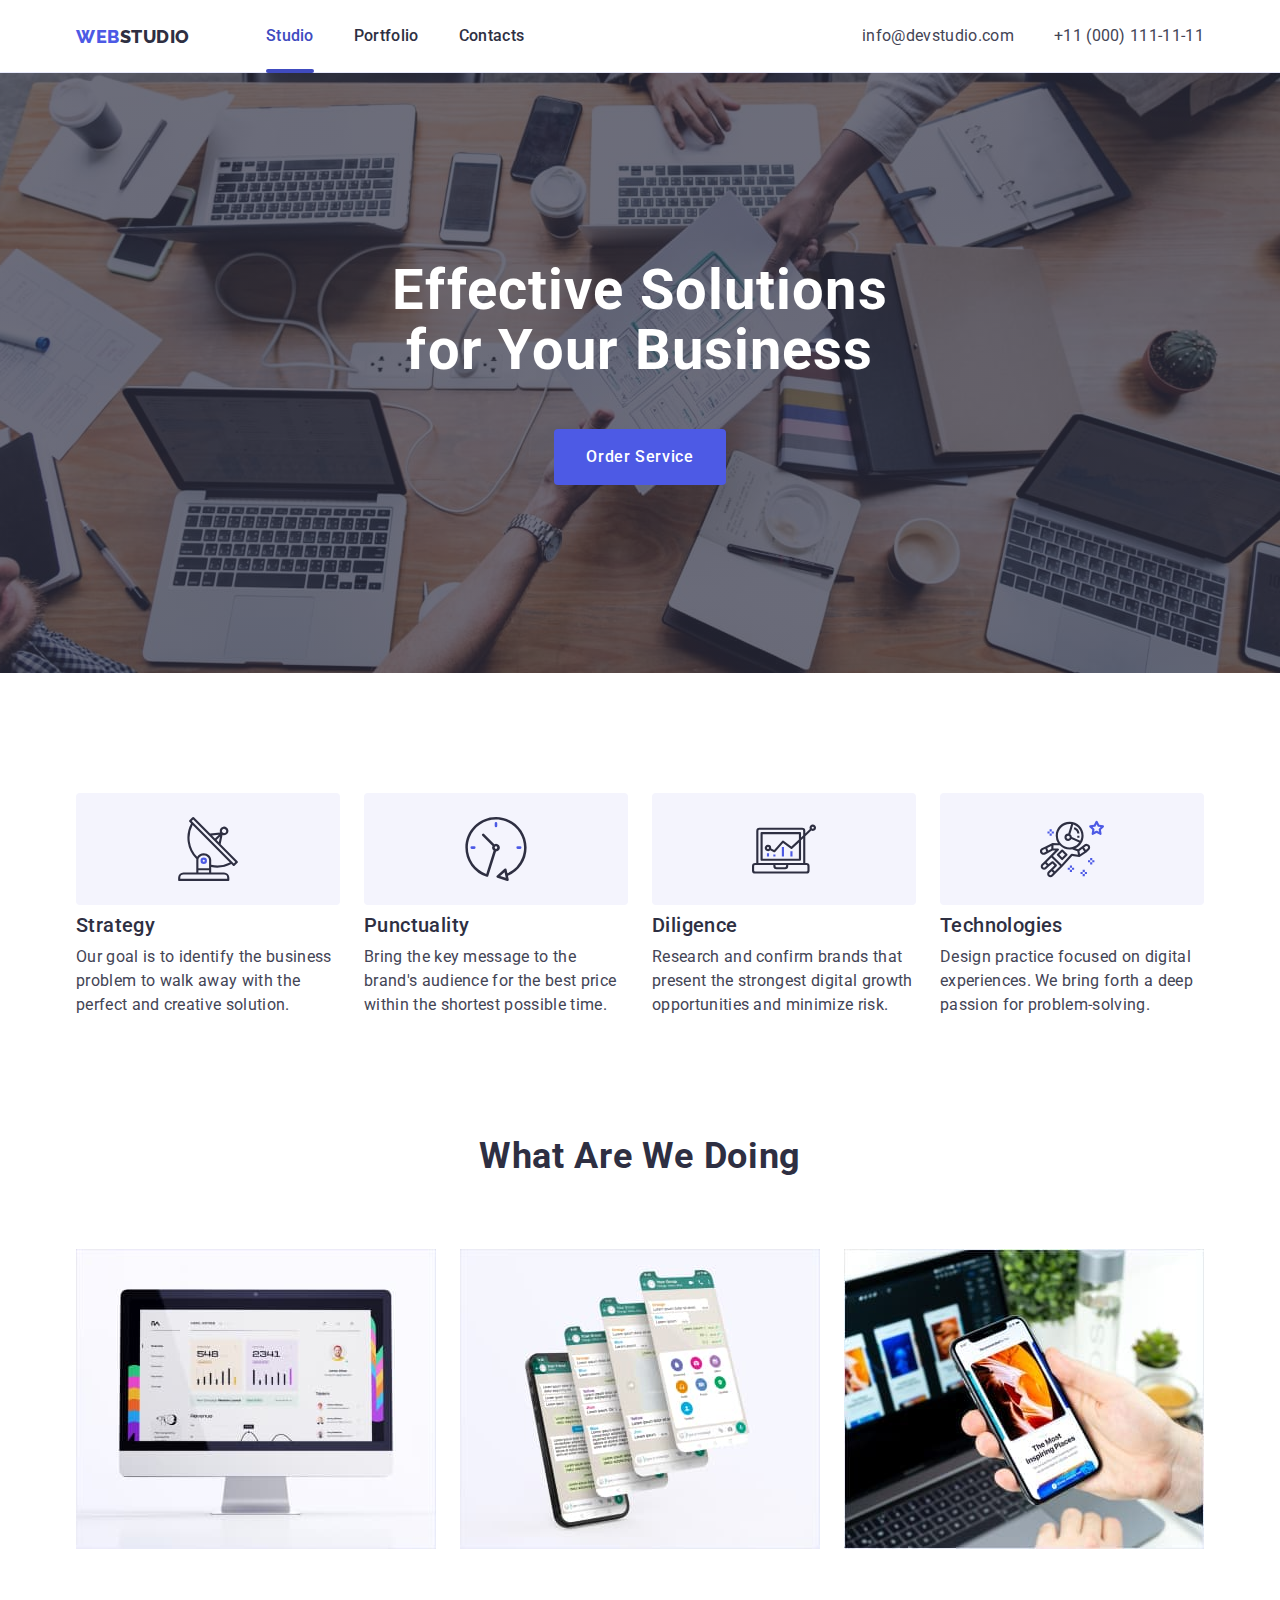
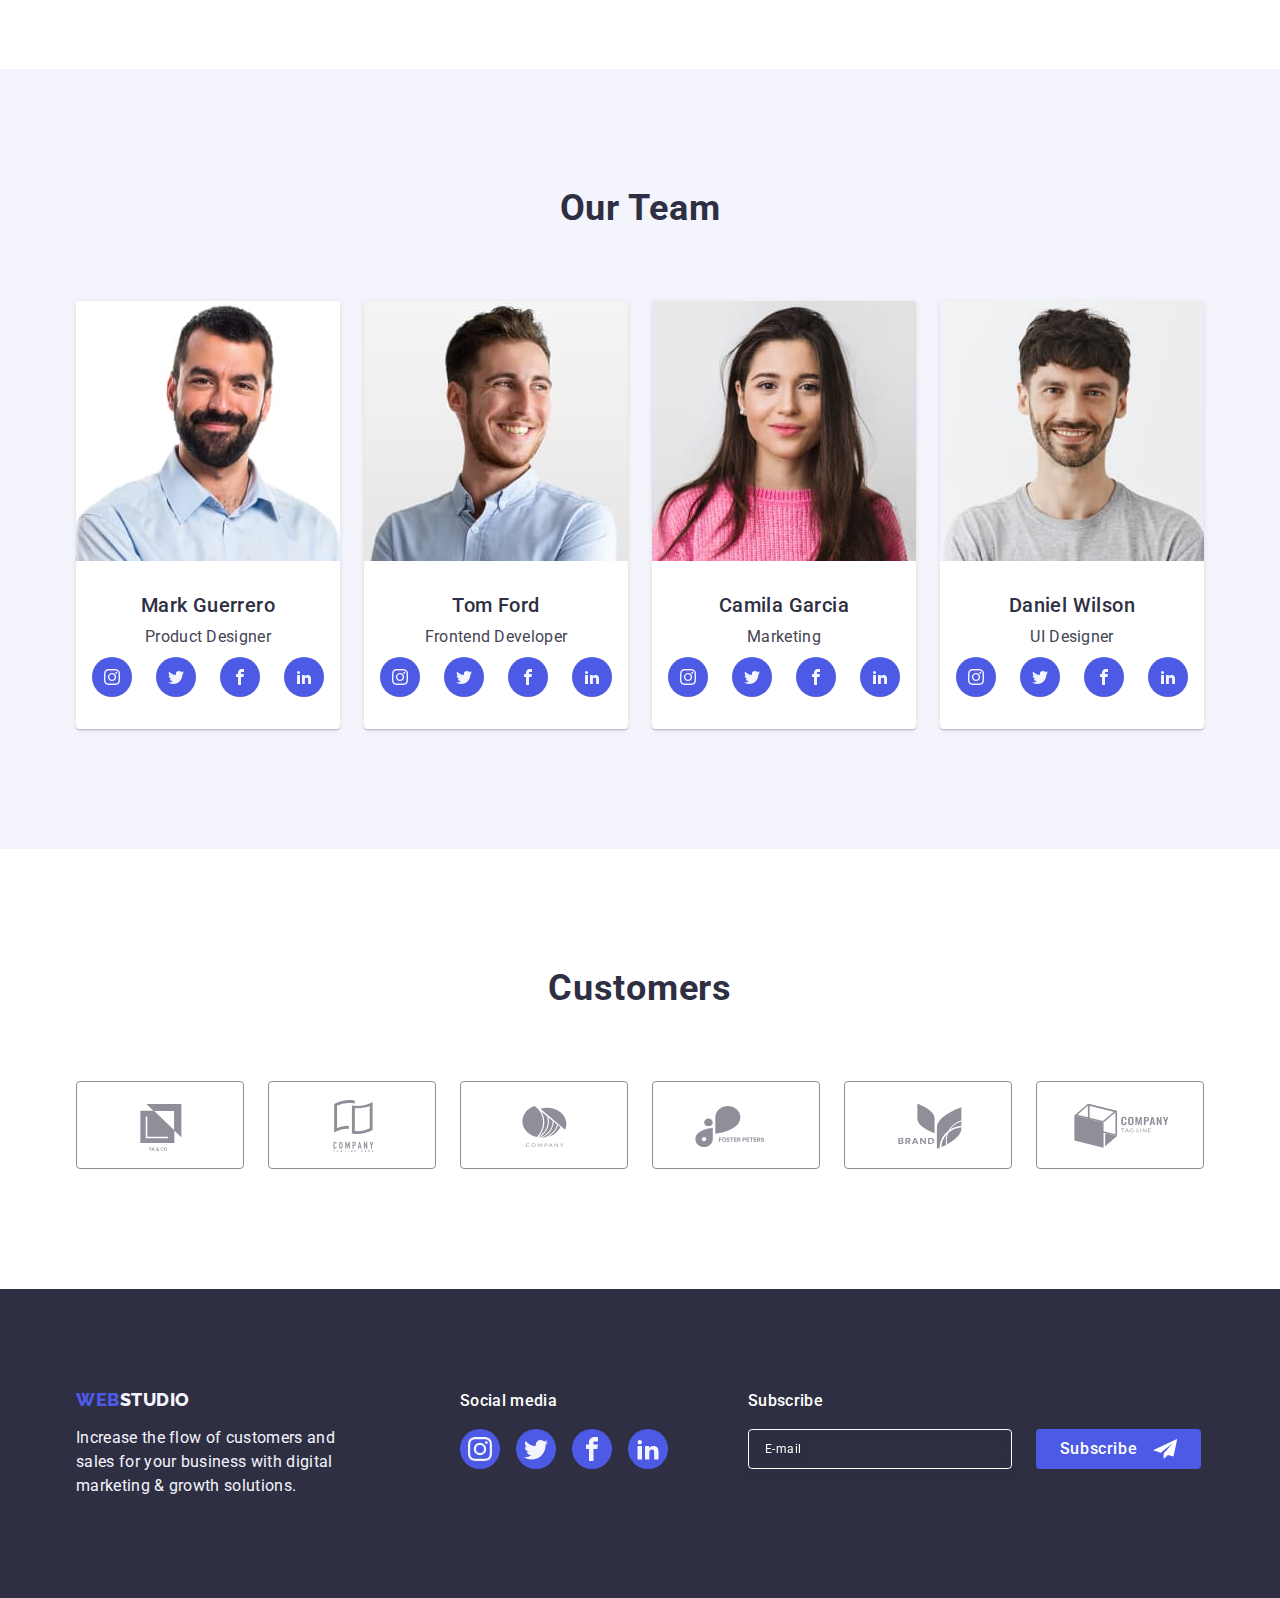
<file: index.html>
<!DOCTYPE html>
<html lang="en">
<head>
    <meta charset="UTF-8">
    <meta http-equiv="X-UA-Compatible" content="IE=edge">
    <meta name="viewport" content="width=device-width, initial-scale=1.0">
    <title>WebStudio</title>
    <link rel="preconnect" href="https://fonts.googleapis.com">
    <link rel="preconnect" href="https://fonts.gstatic.com" crossorigin>
    <link href="https://fonts.googleapis.com/css2?family=Raleway:wght@800&family=Roboto:wght@400;500;700;900&display=swap"
        rel="stylesheet">
    <link rel="stylesheet" href="https://cdnjs.cloudflare.com/ajax/libs/modern-normalize/1.1.0/modern-normalize.min.css">
    <link rel="stylesheet" href="./css/styles.css">
</head>
<body>
    <header class="page-header">
        <div class="container header-container">
        <nav class="page-navigation">
            <a href="./index.html" class="logo-header link">Web<span class="logo-part-dark">Studio</span></a>
        <ul class="menu list">
            <li class="menu-item"><a class="menu-link link current" href="./index.html">Studio</a></li>
            <li class="menu-item"><a class="menu-link link" href="./portfolio.html">Portfolio</a></li>
            <li class="menu-item"><a class="menu-link link" href="">Contacts</a></li>
        </ul>
        </nav>
        <address class="contact-info link">
            <ul class="contact-info list">
            <li class="contact-item"><a class="contact-info-item link" href="mailto:info@devstudio.com">info@devstudio.com</a></li>
            <li class="contact-item"><a class="contact-info-item link" href="tel:+110001111111">+11 (000) 111-11-11</a></li>
            </ul>
        </address>
        </div>
    </header>
    <main class="page-content">
        <section class="hero background">
            <div class="container">
            <h1 class="main-title">Effective Solutions for Your Business</h1>
            <button class="order-button button-hero button" data-modal-open type="button">Order Service</button>
            </div>
        </section> 
        <section class="work-principles-section section">
            <div class="container">
            <h2 class="hidden-title" hidden>Work principles</h2>
               <ul class="work-principles-list list">
               <li class="work-principles-item">
                <div class="icon-work-principles">
                <svg class="icon-item" width="64" height="64">
                    <use href="./images/icons.svg#icon-antenna-1"></use>
                </svg>    
                </div>
                    <h3 class="work-principles-description-title">Strategy</h3>
                    <p class="work-principles-description-text">Our goal is to identify the business problem to walk away with the perfect and creative solution.</p>
                </li>
                <li class="work-principles-item">
                    <div class="icon-work-principles">
                    <svg class="icon-item" width="64" height="64">
                        <use href="./images/icons.svg#icon-clock-1"></use>
                    </svg>    
                    </div>
                    <h3 class="work-principles-description-title">Punctuality</h3>
                    <p class="work-principles-description-text">Bring the key message to the brand's audience for the best price within the shortest possible time.</p>
                </li>
                <li class="work-principles-item">
                    <div class="icon-work-principles">
                    <svg class="icon-item" width="64" height="64">
                        <use href="./images/icons.svg#icon-diagram-1"></use>
                    </svg>    
                    </div>
                    <h3 class="work-principles-description-title">Diligence</h3>
                    <p class="work-principles-description-text">Research and confirm brands that present the strongest digital growth opportunities and minimize risk.</p>
                    
                </li>
                <li class="work-principles-item">
                    <div class="icon-work-principles">
                    <svg class="icon-item" width="64" height="64">
                        <use href="./images/icons.svg#icon-astronaut-1"></use>
                    </svg>    
                    </div>
                    <h3 class="work-principles-description-title">Technologies</h3>
                     <p class="work-principles-description-text">Design practice focused on digital experiences. We bring forth a deep passion for problem-solving.</p>
                </li>
                </ul>
            </div>
        </section>
        <section class="our-services-section section">
            <div class="container">
            <h2 class="our-services-section-title">What are we doing</h2>
            <ul class="our-services-list list">
                <li class="our-services-list-item"><img src="./images/Rectangle71.jpg" alt="Computer" width="360" height="300"></li>
                <li class="our-services-list-item"><img src="./images/Rectangle72.jpg" alt="Mobile" width="360" height="300"></li>
                <li class="our-services-list-item"><img src="./images/Rectangle74.jpg" alt="ComputerMobile" width="360" height="300"></li>
            </ul>
            </div>
        </section>
        <section class="our-team-section section">
            <div class="container">
            <h2 class="our-team-section-title">Our Team</h2>
            <ul class="our-team-list list">
                <li class="our-team-list-item card"><img class="our-team-img" src="./images/MarkGuerrero.jpg" alt="Mark Guerrero Product Designer" width="264" height="260">
                    <div class="our-team-container">
                    <h3 class="our-team-description-title">Mark Guerrero</h3>
                    <p class="our-team-description-text">Product Designer</p>
                    <ul class="social-networks">
                        <li class="social-list">
                            <a href="#" class="social-link">
                                <svg class="networks" width="16" height="16">
                                    <use href="./images/icons.svg#icon-instagram"></use>
                                </svg> 
                            </a>
                        </li>
                        <li class="social-list">
                            <a href="#" class="social-link">
                                <svg class="networks" width="16" height="16">
                                    <use href="./images/icons.svg#icon-twitter"></use>
                                </svg>
                            </a>
                        </li>
                        <li class="social-list">
                            <a href="#" class="social-link">
                                <svg class="networks" width="16" height="16">
                                    <use href="./images/icons.svg#icon-facebook"></use>
                                </svg>
                            </a>
                        </li>
                        <li class="social-list">
                            <a href="#" class="social-link">
                                <svg class="networks" width="16" height="16">
                                    <use href="./images/icons.svg#icon-linkedin2"></use>
                                </svg>
                            </a>
                        </li>                    
                    </ul>
                    </div>
                </li>
                <li class="our-team-list-item card"><img class="our-team-img" src="./images/TomFord.jpg" alt="Tom Ford Frontend Developer" width="264" height="260">
                    <div class="our-team-container">
                    <h3 class="our-team-description-title">Tom Ford</h3>
                    <p class="our-team-description-text">Frontend Developer</p>
                    <ul class="social-networks">
                                                <li class="social-list">
                            <a href="#" class="social-link">
                                <svg class="networks" width="16" height="16">
                                    <use href="./images/icons.svg#icon-instagram"></use>
                                </svg> 
                            </a>
                        </li>
                        <li class="social-list">
                            <a href="#" class="social-link">
                                <svg class="networks" width="16" height="16">
                                    <use href="./images/icons.svg#icon-twitter"></use>
                                </svg>
                            </a>
                        </li>
                        <li class="social-list">
                            <a href="#" class="social-link">
                                <svg class="networks" width="16" height="16">
                                    <use href="./images/icons.svg#icon-facebook"></use>
                                </svg>
                            </a>
                        </li>
                        <li class="social-list">
                            <a href="#" class="social-link">
                                <svg class="networks" width="16" height="16">
                                    <use href="./images/icons.svg#icon-linkedin2"></use>
                                </svg>
                            </a>
                        </li> 
                                
                    </ul>
                    </div>
                </li>
                <li class="our-team-list-item card"><img class="our-team-img" src="./images/CamilaGarcia.jpg" alt="Camila Garcia Marketing" width="264" height="260">
                    <div class="our-team-container">
                    <h3 class="our-team-description-title">Camila Garcia</h3>
                    <p class="our-team-description-text">Marketing</p>
                    <ul class="social-networks">
                        <li class="social-list">
                            <a href="#" class="social-link">
                                <svg class="networks" width="16" height="16">
                                    <use href="./images/icons.svg#icon-instagram"></use>
                                </svg>
                            </a>
                        </li>
                        <li class="social-list">
                            <a href="#" class="social-link">
                                <svg class="networks" width="16" height="16">
                                    <use href="./images/icons.svg#icon-twitter"></use>
                                </svg>
                            </a>
                        </li>
                        <li class="social-list">
                            <a href="#" class="social-link">
                                <svg class="networks" width="16" height="16">
                                    <use href="./images/icons.svg#icon-facebook"></use>
                                </svg>
                            </a>
                        </li>
                        <li class="social-list">
                            <a href="#" class="social-link">
                                <svg class="networks" width="16" height="16">
                                    <use href="./images/icons.svg#icon-linkedin2"></use>
                                </svg>
                            </a>
                        </li>
                    </ul>
                    </div>
                </li>
                <li class="our-team-list-item card"><img class="our-team-img" src="./images/DanielWilson.jpg" alt="Daniel Wilson UI Designer" width="264" height="260">
                    <div class="our-team-container">
                    <h3 class="our-team-description-title">Daniel Wilson</h3>
                    <p class="our-team-description-text">UI Designer</p>
                    <ul class="social-networks">
                        <li class="social-list">
                            <a href="#" class="social-link">
                                <svg class="networks" width="16" height="16">
                                    <use href="./images/icons.svg#icon-instagram"></use>
                                </svg>
                            </a>
                        </li>
                        <li class="social-list">
                            <a href="#" class="social-link">
                                <svg class="networks" width="16" height="16">
                                    <use href="./images/icons.svg#icon-twitter"></use>
                                </svg>
                            </a>
                        </li>
                        <li class="social-list">
                            <a href="#" class="social-link">
                                <svg class="networks" width="16" height="16">
                                    <use href="./images/icons.svg#icon-facebook"></use>
                                </svg>
                            </a>
                        </li>
                        <li class="social-list">
                            <a href="#" class="social-link">
                                <svg class="networks" width="16" height="16">
                                    <use href="./images/icons.svg#icon-linkedin2"></use>
                                </svg>
                            </a>
                        </li>
                    </ul>
                    </div>
                </li>
            </ul>
            </div>
        </section>
            <section class="customers list">
                <div class="container">
                    <h2 class="title-customers">Customers</h2>
                    <ul class="customers-list">
                        <li class="customers-item">
                            <a href="#" class="log-link">
                                <svg class="lol" width="104" height="56">
                                    <use href="./images/icons.svg#icon-Logo"></use>
                                </svg>
                            </a>
                        </li>
                        <li class="customers-item">
                            <a href="#" class="log-link">
                                <svg class="lol" width="104" height="56">
                                    <use href="./images/icons.svg#icon-Logo-1"></use>
                                </svg>
                            </a>
                        </li>
                        <li class="customers-item">
                            <a href="#" class="log-link">
                                <svg class="lol" width="104" height="56">
                                    <use href="./images/icons.svg#icon-Logo-2"></use>
                                </svg>
                            </a>
                        </li>
                        <li class="customers-item">
                            <a href="#" class="log-link">
                                <svg class="lol" width="104" height="56">
                                    <use href="./images/icons.svg#icon-Logo-3"></use>
                                </svg>
                            </a>
                        </li>
                        <li class="customers-item">
                            <a href="#" class="log-link">
                                <svg class="lol" width="104" height="56">
                                    <use href="./images/icons.svg#icon-Logo-4"></use>
                                </svg>
                            </a>
                        </li>
                        <li class="customers-item">
                            <a href="#" class="log-link">
                                <svg class="lol" width="104" height="56">
                                    <use href="./images/icons.svg#icon-Logo-5"></use>
                                </svg>
                            </a>
                        </li>
                    </ul>
                </div>
            </section>
    </main>
    <footer class="page-footer">
        <div class="container social-icons">
            <div class="footer-logo">
            <a href="./index.html" class="logo-footer link">Web<span class="logo-part-light">Studio</span></a>
            <p class="footer-text">Increase the flow of customers and sales for your business with digital marketing & growth solutions.</p>
        </div>
        <div class="footer-social">
            <p class="footer-social-text">Social media</p>
            <ul class="footer-social-networks">
                <li class="footer-social-list">
                    <a href="#" class="footer-social-link">
                        <svg class="networks" width="24" height="24">
                            <use href="./images/icons.svg#icon-instagram"></use>
                        </svg>
                    </a>
                </li>
                <li class="footer-social-list">
                    <a href="#" class="footer-social-link">
                        <svg class="networks" width="24" height="24">
                            <use href="./images/icons.svg#icon-twitter"></use>
                        </svg>
                    </a>
                </li>
                <li class="footer-social-list">
                    <a href="#" class="footer-social-link">
                        <svg class="networks" width="24" height="24">
                            <use href="./images/icons.svg#icon-facebook"></use>
                        </svg>
                    </a>
                </li>
                <li class="footer-social-list">
                    <a href="#" class="footer-social-link">
                        <svg class="networks" width="24" height="24">
                            <use href="./images/icons.svg#icon-linkedin2"></use>
                        </svg>
                    </a>
                </li>
            </ul>
        </div>
        <div class="footer-contact-form">
            <p class="footer-form-text">Subscribe</p>
            <form class="contact-form">
                <label class="cont-form-field">
                    <input type="email" class="footer-form-input" placeholder="E-mail" name="user-e-mail">
                </label>
                <button type="submit" class="contact-form-btn">
                    Subscribe
                    <svg class="contact-btn-telegam" width="24" height="24">
                        <use href="./images/icons.svg#icon-icon-send"></use>
                    </svg>
                </button>
            </form>
        </div>
        </div>
        </footer>
        <div class="backdrop is-hidden" data-modal>
            <div class="modal">
                <button class="modal-close-btn" data-modal-close type="button">
                    <svg class="close-btn-icon" width="8" height="8">
                        <use href="./images/icons.svg#icon-close-black-18dp-2-1"></use>
                    </svg>
                </button>
                <p class="modal-form-text">Leave your contacts and we will call you back</p>
                <form class="modal-form">
                    <div class="modal-form-div">
                        <label class="modal-form-field" for="user-name">Name</label>
                        <div class="modal-form-input-wrapper">
                            <input type="text" name="user-name" class="modal-form-input" id="user-name">
                            <svg class="modal-form-icon" width="18" height="24">
                                <use href="./images/icons.svg#icon-person-black-18dp-1"></use>
                            </svg>
                        </div>
                    </div>
                    <div class="modal-form-div">
                        <label class="modal-form-field" for="user-phone">
                            Phone</label>
                        <div class="modal-form-input-wrapper">
                            <input type="tel" name="user-phone" class="modal-form-input" id="user-phone">
                            <svg class="modal-form-icon" width="18" height="24">
                                <use href="./images/icons.svg#icon-phone-black-18dp-1"></use>
                            </svg>
                        </div>
                    </div>
                    <div class="modal-form-div">
                        <label class="modal-form-field" for="user-email">Email </label>
                        <div class="modal-form-input-wrapper">
                            <input type="email" name="user-email" class="modal-form-input" id="user-email">
                            <svg class="modal-form-icon" width="18" height="24">
                                <use href="./images/icons.svg#icon-email-black-18dp-1"></use>
                            </svg>
                        </div>
                    </div>
                    <div class="modal-form-comment">
                        <label class="modal-form-field" for="user-comment">Comment</label>
                        <textarea name="user-comment" class="modal-form-message" placeholder="Text input" id="user-comment"></textarea>
                    </div>
                    <div class="modal-checkbox">
                        <input id="user-privacy" type="checkbox" name="user-privacy" class="modal-form-check visually-hidden"
                            value="true">
                        <label for="user-privacy" class="modal-form-check-desk">
                            <span class="modal-form-face-span">
                                <svg class="form-check-icon" width="10" height="8">
                                    <use href="./images/icons.svg#icon-Vector"></use>
                                </svg>
                            </span>
                            I accept the terms and conditions of the &nbsp;<a href="" class="privacy-policy">Privacy Policy</a>
                        </label>
                    </div>
                    <button type="submit" class="modal-form-submit">Send</button>
                </form>
            </div>
        </div>
        <script src="./js/modal.js"></script>
    </body>
</html>
</file>
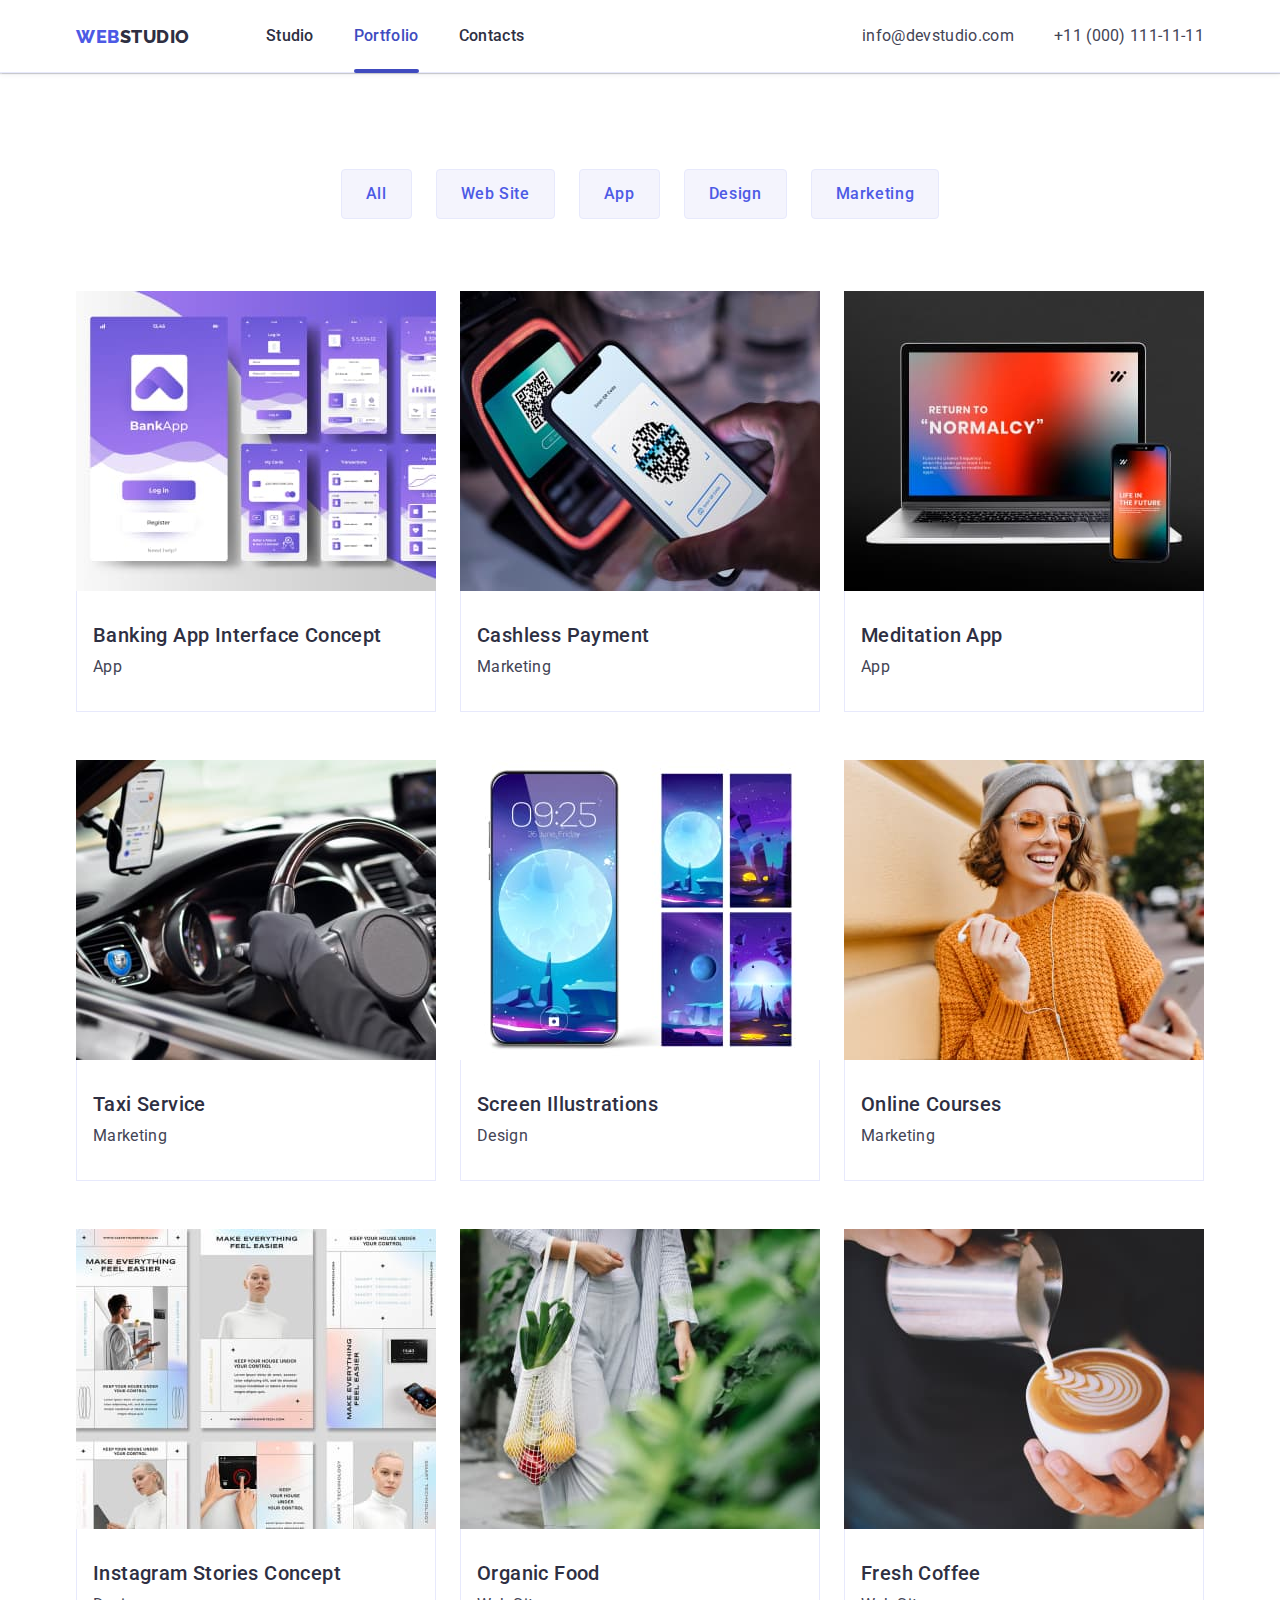
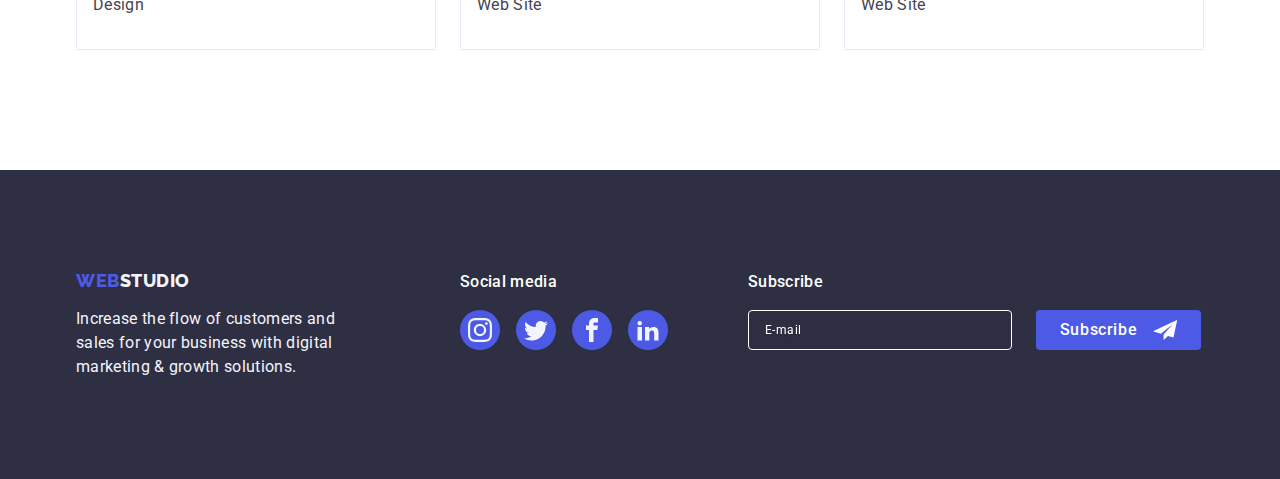
<file: portfolio.html>
<!DOCTYPE html>
<html lang="en">
<head>
    <meta charset="UTF-8">
    <meta http-equiv="X-UA-Compatible" content="IE=edge">
    <meta name="viewport" content="width=device-width, initial-scale=1.0">
    <title>Document</title>
    <link rel="preconnect" href="https://fonts.googleapis.com">
    <link rel="preconnect" href="https://fonts.gstatic.com" crossorigin>
    <link href="https://fonts.googleapis.com/css2?family=Raleway:wght@800&family=Roboto:wght@400;500;700;900&display=swap"
        rel="stylesheet">
    <link rel="stylesheet" href="https://cdnjs.cloudflare.com/ajax/libs/modern-normalize/1.1.0/modern-normalize.min.css">
    <link rel="stylesheet" href="./css/styles.css">
</head>
<body>
    <header class="page-header">
        <div class="container header-container">
        <nav class="page-navigation">
            <a href="./index.html" class="logo-header link">Web<span class="logo-part-dark">Studio</span></a>
            <ul class="menu list">
                <li class="menu-item"><a class="menu-link link" href="./index.html">Studio</a></li>
                <li class="menu-item"><a class="menu-link link current" href="./portfolio.html">Portfolio</a></li>
                <li class="menu-item"><a class="menu-link link" href="">Contacts</a></li>
            </ul>
        </nav>
        <address class="contact-info link">
            <ul class="contact-info list">
                <li class="contact-item"><a class="contact-info-item link" href="mailto:info@devstudio.com">info@devstudio.com</a></li>
                <li class="contact-item"><a class="contact-info-item link" href="tel:+110001111111">+11 (000) 111-11-11</a></li>
            </ul>
        </address>
        </div>
    </header>
    <main>
        <section class="portfolio">
            <div class="container">
            <h1 class=".hidden-title" hidden>Prodacts</h1>
            <ul class="filter-button-list list">
                <li class="button-list-item"><button class="filter-button" type="button">All</button></li>
                <li class="button-list-item"><button class="filter-button" type="button">Web Site</button></li>
                <li class="button-list-item"><button class="filter-button" type="button">App</button></li>
                <li class="button-list-item"><button class="filter-button" type="button">Design</button></li>
                <li class="button-list-item"><button class="filter-button" type="button">Marketing</button></li>
            </ul>               
            <ul class="projects-cards-list list">
            <li class="projects-cards-item">
                <a class="project-link link" href="">
                <div class="overlay-img"><img src="./images/BankingAppInterfaceConcept.jpg" alt="Banking App Interface Concept" width="360" height="300">
                <p class="overlay">14 Stylish and User-Friendly App Design Concepts · Task Manager App · Calorie Tracker App · Exotic Fruit Ecommerce App · Cloud Storage App</p>
                </div>
                    <div class="project-link-border">
                    <h2 class="project-description-title">Banking App Interface Concept</h2>
                <p class="project-description-text">App</p></div>
                </a>
            </li>
            <li class="projects-cards-item">
                <a class="project-link link" href=""> 
                <div class="overlay-img"> <img src="./images/CashlessPayment.jpg" alt="Cashless Payment" width="360" height="300">
                <p class="overlay">14 Stylish and User-Friendly App Design Concepts · Task Manager App · Calorie Tracker App · Exotic Fruit Ecommerce App · Cloud Storage App</p>
                </div>
                <div class="project-link-border">
                    <h2 class="project-description-title">Cashless Payment</h2>
                <p class="project-description-text">Marketing</p></div></a>
            </li>
            <li class="projects-cards-item">
                <a class="project-link link" href="">
                <div class="overlay-img"> <img src="./images/MeditationApp.jpg" alt="Meditation App" width="360" height="300">
                    <p class="overlay">14 Stylish and User-Friendly App Design Concepts · Task Manager App · Calorie Tracker App · Exotic Fruit Ecommerce App · Cloud Storage App</p>
                </div>
                <div class="project-link-border">
                    <h2 class="project-description-title">Meditation App</h2>
                <p class="project-description-text">App</p></div></a>
            </li>
            <li class="projects-cards-item">
                <a class="project-link link" href="">
                <div class="overlay-img"> <img src="./images/TaxiService.jpg" alt="Taxi Service" width="360" height="300">
                    <p class="overlay">14 Stylish and User-Friendly App Design Concepts · Task Manager App · Calorie Tracker App · Exotic Fruit Ecommerce App · Cloud Storage App</p>
                </div>
                <div class="project-link-border">
                    <h2 class="project-description-title">Taxi Service</h2>
                <p class="project-description-text">Marketing</p></div></a>
            </li>
            <li class="projects-cards-item">
                <a class="project-link link" href="">
                <div class="overlay-img"> <img src="./images/ScreenIllustrations.jpg" alt="Screen Illustrations" width="360" height="300">
                    <p class="overlay">14 Stylish and User-Friendly App Design Concepts · Task Manager App · Calorie Tracker App · Exotic Fruit Ecommerce App · Cloud Storage App</p>
                </div>
                <div class="project-link-border">
                    <h2 class="project-description-title">Screen Illustrations</h2>
                <p class="project-description-text">Design</p></div></a>
            </li>
            <li class="projects-cards-item" >
                <a class="project-link link" href="">
                <div class="overlay-img"> <img src="./images/OnlineCourses.jpg" alt="Online Courses" width="360" height="300">
                    <p class="overlay">14 Stylish and User-Friendly App Design Concepts · Task Manager App · Calorie Tracker App · Exotic Fruit Ecommerce App · Cloud Storage App</p>
                </div>
                <div class="project-link-border">
                    <h2 class="project-description-title">Online Courses</h2>
                <p class="project-description-text">Marketing</p></div></a>
            </li>
            <li class="projects-cards-item">
                <a class="project-link link" href="">
                <div class="overlay-img"> <img src="./images/InstagramStoriesConcept.jpg" alt="Instagram Stories Concept" width="360" height="300">
                    <p class="overlay">14 Stylish and User-Friendly App Design Concepts · Task Manager App · Calorie Tracker App · Exotic Fruit Ecommerce App · Cloud Storage App</p>
                </div>
                <div class="project-link-border">
                    <h2 class="project-description-title">Instagram Stories Concept</h2>
                <p class="project-description-text">Design</p></div></a>
            </li>
            <li class="projects-cards-item">
                <a class="project-link link" href="">
                <div class="overlay-img"> <img src="./images/OrganicFood.jpg" alt="Organic Food" width="360" height="300">
                    <p class="overlay">14 Stylish and User-Friendly App Design Concepts · Task Manager App · Calorie Tracker App · Exotic Fruit Ecommerce App · Cloud Storage App</p>
                </div>
                <div class="project-link-border">
                    <h2 class="project-description-title">Organic Food</h2>
                <p class="project-description-text">Web Site</p></div></a>
            </li>
            <li class="projects-cards-item">
                <a class="project-link link" href="">
                <div class="overlay-img"> <img src="./images/FreshCoffee.jpg" alt="Fresh Coffee" width="360" height="300">
                    <p class="overlay">14 Stylish and User-Friendly App Design Concepts · Task Manager App · Calorie Tracker App · Exotic Fruit Ecommerce App · Cloud Storage App</p>
                </div>
                <div class="project-link-border">
                    <h2 class="project-description-title">Fresh Coffee</h2>
                <p class="project-description-text">Web Site</p></div></a>
            </li>
            </ul>
            </div>
        </section>
        </main>
            <footer class="page-footer">
                <div class="container social-icons">
                    <div class="footer-logo">
                        <a href="./index.html" class="logo-footer link">Web<span class="logo-part-light">Studio</span></a>
                        <p class="footer-text">Increase the flow of customers and sales for your business with digital marketing &
                            growth solutions.</p>
                    </div>
                    <div class="footer-social">
                        <p class="footer-social-text">Social media</p>
                        <ul class="footer-social-networks">
                            <li class="footer-social-list">
                                <a href="#" class="footer-social-link">
                                    <svg class="networks" width="24" height="24">
                                        <use href="./images/icons.svg#icon-instagram"></use>
                                    </svg>
                                </a>
                            </li>
                            <li class="footer-social-list">
                                <a href="#" class="footer-social-link">
                                    <svg class="networks" width="24" height="24">
                                        <use href="./images/icons.svg#icon-twitter"></use>
                                    </svg>
                                </a>
                            </li>
                            <li class="footer-social-list">
                                <a href="#" class="footer-social-link">
                                    <svg class="networks" width="24" height="24">
                                        <use href="./images/icons.svg#icon-facebook"></use>
                                    </svg>
                                </a>
                            </li>
                            <li class="footer-social-list">
                                <a href="#" class="footer-social-link">
                                    <svg class="networks" width="24" height="24">
                                        <use href="./images/icons.svg#icon-linkedin2"></use>
                                    </svg>
                                </a>
                            </li>
                        </ul>
                    </div>
                    <div class="footer-contact-form">
                        <p class="footer-form-text">Subscribe</p>
                        <form class="contact-form">
                            <label class="cont-form-field">
                                <input type="email" class="footer-form-input" placeholder="E-mail" name="user-e-mail">
                            </label>
                            <button type="submit" class="contact-form-btn">
                                Subscribe
                                <svg class="contact-btn-telegam" width="24" height="24">
                                    <use href="./images/icons.svg#icon-icon-send"></use>
                                </svg>
                            </button>
                        </form>
                    </div>
                </div>
            </footer>
</body>
</html>
</file>
<file: css/styles.css>
:root {
    --logo-brand-color: #4d5ae5;
    --pressed-state-color: #404bbf;
    --body-brand-color: #2e2f42;
    --success-messages-color: #31d0aa;
    --body-text-color: #434455;
    --helper-text-color: #8e8f99;
    --subtle-background-color: #e7e9fc;
    --light-mode-background-color: #f4f4fd;
    --overlay-color: #2e2f42;
    --hero-color: #2e2f42;
    --page-background-color: #ffffff;
    --modal-background-color: #fcfcfc;
    --transition-duration: 250ms cubic-bezier(0.4, 0, 0.2, 1);
}
h1, 
h2,
h3, 
h4, 
p {
    margin-top: 0;
    margin-bottom: 0;

}

ul {
    margin-top: 0;
    margin-bottom: 0;
    padding-left: 0;
    list-style: none;
}

img {
    display: block;
}

body {
    font-family: "Roboto", sans-serif;
    color: var(--body-text-color);
    font-weight: 400;
    font-size: 16px;
    background-color: var(--page-background-color);
}

button:hover,
button:focus {
    background-color: var(--pressed-state-color);
}

.list {
    list-style: none;
}

.container {
    width: 1158px;
    margin-left: auto;
    margin-right: auto;
    padding-left: 15px;
    padding-right: 15px;
}

.page-header {
    display: flex;
    align-items: center;
    border-bottom: 1px solid var(--subtle-background-color);
    box-shadow: 2px 1px rgba(46, 47, 66, 0.08), 0px 1px 1px rgba(46, 47, 66, 0.16),
    0px 1px 6px rgba(46, 47, 66, 0.08);
}
.header-container {
    display: flex;
    align-items: center;
    margin: 0 auto;
    padding: 0 15px;
 }

.section {
    padding-top: 120px;
    padding-bottom: 120px;
}

.hidden-title {
    position: absolute;
    width: 1px;
    height: 1px;
    margin: -1px;
    border: 0;
    padding: 0;
    white-space: nowrap;
    clip-path: inset(100%);
    clip: rect(0 0 0 0);
    overflow: hidden;
}

.page-navigation {
    display: flex;
    align-items: center;
}

.menu {
    display: flex;
    gap: 40px;
}
.menu-item {
    gap: 40px;
    display: flex;
}

.logo-header {
    font-family: "Raleway", sans-serif;
    font-weight: 800;
    font-size: 18px;
    line-height: 1.17;
    letter-spacing: 0.03em;
    text-transform: uppercase;
    color: var(--logo-brand-color);
    margin-right: 76px;
    padding-top: 25.5px;
    padding-bottom: 25.5px;

}

.logo-part-dark {
    font-weight: 800;
    font-size: 18px;
    line-height: 1.17;
    letter-spacing: 0.03em;
    text-transform: uppercase;
    color: var(--body-brand-color);
}

.link {
    text-decoration: none;
    }

.menu-link:hover,
.menu-link:focus {
    color: var(--pressed-state-color);
}
.contact-info-item:hover,
.contact-info-item:focus {
    color: var(--pressed-state-color);
}

.menu-link {
    font-weight: 500;
    font-size: 16px;
    line-height: 1.5;
    letter-spacing: 0.02em;
    color: var(--hero-color);
    padding: 24px 0;
    transition: color 250ms cubic-bezier(0.4, 0, 0.2, 1);
}

.current {
    position: relative;
    color: var(--pressed-state-color);
}

.current::after {
    content: "";
    position: absolute;
    left: 0;
    bottom: -1px;
    width: 100%;
    height: 4px;
    background-color: var(--pressed-state-color);
    border-radius: 2px;
}

.contact-info {
    font-style: normal;
    display: flex;
    gap: 40px;
    margin-left: auto;
}

.contact-info-item {
    font-size: 16px;
    line-height: 1.5;
    letter-spacing: 0.02em;
    color: var(--body-text-color);
    transition: color 250ms cubic-bezier(0.4, 0, 0.2, 1);
}

.hero {
    background-color: var(--hero-color);
    padding-top: 0px;
    padding-bottom: 0px;
    display: flex;
    justify-content: center;
    padding: 188px 0;
}

.background {
    max-width: 1440px;
    height: 600px;
    margin-left: auto;
    margin-right: auto;
    background-image: linear-gradient(rgba(46,47,66,0.7), rgba(46,47,66,0.7)) ,url(../images/backgroundimage.jpg);
    background-repeat: no-repeat;
    background-size: cover;
    background-position: center;
}

.main-title {
    font-weight: 700;
    font-size: 56px;
    line-height: 1.07;
    letter-spacing: 0.02em;
    text-align: center;
    color: var(--page-background-color);
    max-width: 496px;
    margin-right: auto;
    margin-bottom: 48px;
    margin-left: auto;
}

.order-button {
    display: block;
    background-color: var(--logo-brand-color);
    font-weight: 500;
    font-size: 16px;
    line-height: 1.5;
    letter-spacing: 0.04em;
    cursor: pointer;
    color: var(--page-background-color);
    height: 56px;
    min-width: 169px;
    padding: 16px 32px;
    border-radius: 4px;
    display: block;
    margin: 0 auto;
    border: none; 
    transition: background-color 250ms cubic-bezier(0.4, 0, 0.2, 1);
}

.work-principles-list {
        display: flex;
        justify-content: center;
        gap: 24px;
    }

.work-principles-item {
    width: calc((100% - 72px) / 4);
}
.icon-work-principles {
    display: flex;
        align-items: center;
        justify-content: center;
        background: var(--light-mode-background-color);
        border-radius: 4px;
        margin-bottom: 8px;
        height: 112px;
        padding: 24px 100px px;
}

.work-principles-description-title {
        color: var(--body-brand-color);
        font-weight: 500;
        font-size: 20px;
        line-height: 1.2;
        letter-spacing: 0.02em;
        margin-bottom: 8px;
    }

.work-principles-description-text {
        color: var(--body-text-color);
        font-weight: 400;
        font-size: 16px;
        line-height: 1.5;
        letter-spacing: 0.02em;
    }

.our-services-section {
    padding-top: 0;
}

.our-services-section-title {
        color: var(--body-brand-color);
        font-weight: 700;
        font-size: 36px;
        line-height: 1.11;
        text-align: center;
        letter-spacing: 0.02em;
        text-transform: capitalize;
        margin-right: auto;
        margin-bottom: 72px;
        margin-left: auto;
    }

.our-services-list {
     display: flex;
     gap: 24px;
}
.our-services-list-item {
        flex-basis: calc((100% - 48px) / 3);
}

.our-team-section {
    background-color: var(--light-mode-background-color);
}

.our-team-section-title {
    font-weight: 700;
    font-size: 36px;
    line-height: 1.11;
    letter-spacing: 0.02em;
    text-align: center;
    text-transform: capitalize;
    color: var(--hero-color);
    margin-right: auto;
    margin-bottom: 72px;
    margin-left: auto;
}

.our-team-list {
        display: flex;
        gap: 24px;
}

.our-team-list-item {
    background-color: var(--page-background-color);
    flex-basis: calc((100% - 72px) / 4);
    box-shadow: 0px 1px 6px rgba(46, 47, 66, 0.08), 0px 1px 1px rgba(46, 47, 66, 0.16), 0px 2px 1px rgba(46, 47, 66, 0.08);
    border-radius: 0px 0px 4px 4px;
    }

.our-team-container {
    padding: 32px 16px;
}

.our-team-description-title {
    font-weight: 500;
    font-size: 20px;
    line-height: 1.2;
    letter-spacing: 0.02em;
    color: var(--hero-color);
    margin-bottom: 8px;
    text-align: center;
}
.our-team-description-text {
    margin-bottom: 8px;
    text-align: center;
    font-style: normal;
    font-weight: 400;
    font-size: 16px;
    line-height: 1.5;
    letter-spacing: 0.02em;
    color: var(--body-text-color);
}

.social-networks {
    display: flex;
    justify-content: center;
    gap: 24px;
}

.social-list {
    width: 40px;
    height: 40px;
}

.social-link {
    display: flex;
    justify-content: center;
    align-items: center;
    width: 100%;
    height: 100%;
    border-radius: 50%;
    background-color: var(--logo-brand-color);
    transition: background-color 250ms cubic-bezier(0.4, 0, 0.2, 1);
}

.social-link:hover,
.social-link:focus {
    background-color: var(--pressed-state-color);
}

.networks {
    fill: var(--light-mode-background-color);
}

.card {
    background-color: var(--page-background-color);
}

.customers {
    text-align: center;
    padding-top: 120px;
    padding-bottom: 120px;
}

.title-customers {
    margin-bottom: 72px;
    font-style: normal;
    font-weight: 700;
    font-size: 36px;
    line-height: 1.11;
    letter-spacing: 0.02em;
    color: var(--body-brand-color);

}

.customers-list {
    display: flex;
    justify-content: center;
    align-items: center;
    gap: 24px;
}

.customers-item {
    width: 168px;
    height: 88px;
}

.log-link {
    width: 100%;
    height: 100%;
    display: flex;
    justify-content: center;
    align-items: center;
    border-radius: 4px;
    border: 1px solid var(--helper-text-color);
    color: var(--helper-text-color);
    transition: border-color 250ms cubic-bezier(0.4, 0, 0.2, 1),
        color 250ms cubic-bezier(0.4, 0, 0.2, 1);
}

.lol {
    fill: currentColor;
}

.log-link:hover,
.log-link:focus {
    border-color: var(--pressed-state-color);
    color: var(--pressed-state-color) ;
}

.page-footer {
    background-color: var(--hero-color);
    padding-top: 100px;
    padding-bottom: 100px
}

.logo-footer {
    font-family: "Raleway", sans-serif;
    font-weight: 800;
    font-size: 18px;
    line-height: 1.17;
    letter-spacing: 0.03em;
    text-transform: uppercase;
    color: var(--logo-brand-color);
    display: inline-block;
    margin-bottom: 16px;
}

.logo-part-light {
    color: var(--light-mode-background-color);
    display: inline-block;
}

.footer-text {
    color: var(--light-mode-background-color);
    font-weight: 400;
    font-size: 16px;
    line-height: 1.5;
    letter-spacing: 0.02em;
    display: block;
    width: 264px;
}

.social-icons {
    display: flex;
    align-items: baseline;
}

.footer-logo {
    margin-right: 120px;
}

.footer-social-text {
    margin-bottom: 16px;
    font-weight: 500;
    font-size: 16px;
    line-height: 1.5;
    letter-spacing: 0.02em;
    color: var(--page-background-color);
}

.footer-social-networks {
    display: flex;
    justify-content: center;
    align-items: center;
    gap: 16px;
}

.footer-social-list {
    width: 40px;
    height: 40px;
}

.footer-social-link {
    width: 100%;
    height: 100%;
    border-radius: 50%;
    background-color: var(--logo-brand-color);
    display: flex;
    justify-content: center;
    align-items: center;
    transition: background-color 250ms cubic-bezier(0.4, 0, 0.2, 1);
}

.footer-social-link:hover,
.footer-social-link:focus {
    background-color: var(--success-messages-color);
}

.portfolio {
    padding: 96px 0 120px;
}

.filter-button-list {    
    display: flex;
    justify-content: center;
    margin-bottom: 72px;
    gap: 24px;
}

.filter-button {
    font-weight: 500;
    font-size: 16px;
    line-height: 1.5;
    letter-spacing: 0.04em;
    color: var(--logo-brand-color);
    background-color: var(--light-mode-background-color);
    border: 1px solid var(--subtle-background-color);
    padding: 12px 24px;
    border-radius: 4px;
    transition: color 250ms cubic-bezier(0.4, 0, 0.2, 1),
        background-color 250ms cubic-bezier(0.4, 0, 0.2, 1),
        border-color 250ms cubic-bezier(0.4, 0, 0.2, 1),
        box-shadow 250ms cubic-bezier(0.4, 0, 0.2, 1);
}

.filter-button:hover,
.filter-button:focus {
    cursor: pointer;
    color: var(--page-background-color);
    border: 1px solid transparent;
    box-shadow: 0px 3px 1px rgba(0, 0, 0, 0.1), 0px 2px 1px 
    rgba(0, 0, 0, 0.08), 0px 2px 2px rgba(0, 0, 0, 0.12);
}

.footer-contact-form {
    margin-left: 80px;
}

.footer-form-text {
    margin-bottom: 16px;
    font-weight: 500;
    font-size: 16px;
    line-height: 1.5;
    letter-spacing: 0.02em;
    color: var(--page-background-color);
}

.contact-form {
    display: flex;
    gap: 24px;
}

.footer-form-input {
    width: 264px;
    height: 40px;
    border: 1px solid var(--page-background-color);
    background-color: transparent;
    font-size: 12px;
    line-height: 1.5;
    letter-spacing: 0.04em;
    color: var(--page-background-color);
    padding-left: 16px;
    filter: drop-shadow(0px 4px 4px rgba(0, 0, 0, 0.15));
    border-radius: 4px;
}

.footer-form-input::placeholder {
    color: var(--page-background-color);
}

.contact-form-btn {
    min-width: 165px;
    height: 40px;
    display: flex;
    justify-content: center;
    align-items: center;
    font-family: "Roboto", sans-serif;
    font-weight: 500;
    font-size: 16px;
    line-height: 1.5;
    letter-spacing: 0.04em;
    color: var(--page-background-color);
    cursor: pointer;
    background: var(--logo-brand-color);
    border-radius: 4px;
    border: none;
    fill: var(--page-background-color);
}

.contact-btn-telegam {
    margin-left: 16px;
}

.projects-cards-list {
    display: flex;
    flex-wrap: wrap;
    gap: 24px;
    row-gap: 48px;
    }
.projects-cards-item {
    display: inline-block;
}

.overlay-img {
    position: relative;
    overflow: hidden;
}

.overlay {
    position: absolute;
    top: 0;
    left: 0;
    width: 100%;
    height: 100%;
    overflow: auto;
    transform: translateY(100%);
    transition: transform 250ms cubic-bezier(0.4, 0, 0.2, 1);;
    color: var(--light-mode-background-color);
    font-size: 16px;
    line-height: 1.5;
    letter-spacing: 0.02em;
    padding: 40px 32px;
    background-color: var(--logo-brand-color) ;
}

.project-link {
    display: block;
    transition: box-shadow 250ms cubic-bezier(0.4, 0, 0.2, 1);
}

.project-link:hover .overlay,
.project-link:focus .overlay {
    transform: translateY(0%);
    }

.project-link:hover, .project-link:focus {
    box-shadow: 0px 1px 6px rgba(46, 47, 66, 0.08), 0px 1px 1px rgba(46, 47, 66, 0.16), 0px 2px 1px rgba(46, 47, 66, 0.08);
}

.project-link-border {
    padding: 32px 16px;
    border: 1px solid var(--subtle-background-color);
    border-top: none;
}

.project-description-title {
    color: var(--body-brand-color);
    font-weight: 500;
    font-size: 20px;
    line-height: 1.2;
    letter-spacing: 0.02em;
    margin-bottom: 8px;

}

.project-description-text {
    color: var(--body-text-color);
    font-size: 16px;
    line-height: 1.5;
    letter-spacing: 0.02em;
}
.backdrop.is-hidden {
    opacity: 0;
    visibility: hidden;
    pointer-events: none;
}
.backdrop {
    position: fixed;
    z-index: 100;
    top: 0;
    left: 0;
    width: 100%;
    height: 100%;
    background-color: rgba(46, 47, 66, 0.4);
    transition: opacity 250ms cubic-bezier(0.4, 0, 0.2, 1) , 
    visibility 250ms cubic-bezier(0.4, 0, 0.2, 1);
}

.modal {
    width: 408px;
    min-height: 584px;
    background: var(--modal-background-color);
    box-shadow: 0px 1px 1px rgba(0, 0, 0, 0.14), 0px 1px 3px rgba(0, 0, 0, 0.12), 0px 2px 1px rgba(0, 0, 0, 0.2);
    border-radius: 4px;
    position: absolute;
    top: 50%;
    left: 50%;
    transform: translate(-50%, -50%);
    transition: transform 250ms cubic-bezier(0.4, 0, 0.2, 1);
    padding-top: 72px;
        padding-right: 24px;
        padding-bottom: 24px;
        padding-left: 24px;
}

.modal-close-btn {
    position: absolute;
    top: 24px;
    right: 24px;
    display: flex;
    justify-content: center;
    align-items: center;
    background-color: var(--subtle-background-color) ;
    border: 1px solid rgba(0, 0, 0, 0.1);
    padding: 0;
    width: 24px;
    height: 24px;
    border-radius: 50%;
    cursor: pointer;
    transition:background-color 250ms cubic-bezier(0.4, 0, 0.2, 1),
        border 250ms cubic-bezier(0.4, 0, 0.2, 1) ;
}

.close-btn-icon {
    transition: fill 250ms cubic-bezier(0.4, 0, 0.2, 1)
}

.modal-close-btn:hover,
.modal-close-btn:focus {
    border: none;
    background-color: var(--pressed-state-color);
}

.modal-close-btn:hover .close-btn-icon,
.modal-close-btn:focus .close-btn-icon {
    fill: var(--page-background-color);
}

.modal-form-text {
    font-weight: 500;
    font-size: 16px;
    line-height: 1.5;
    text-align: center;
    letter-spacing: 0.02em;
    color: var(--hero-color);
    margin-bottom: 16px;
}

.modal-form {
    display: flex;
    flex-direction: column;
}

.modal-form-div {
    margin-bottom: 8px;
}


.modal-form-field {
    font-size: 12px;
    line-height: 1.17;
    letter-spacing: 0.04em;
    display: block;
    margin-bottom: 4px;
    color: var(--helper-text-color);
}

.modal-form-input-wrapper {
    display: block;
    position: relative;
}

.modal-form-input {
    width: 100%;
    height: 40px;
    border: 1px solid rgba(46, 47, 66, 0.4);
    border-radius: 4px;
    background-color: transparent;
    padding-left: 38px;
    color: var(--hero-color);
    outline: transparent;
    transition: border-color var(--transition-duration);
}

.modal-form-input:focus {
    outline: none;
    border-color: var(--logo-brand-color);
}

.modal-form-icon {
    position: absolute;
    top: 50%;
    left: 16px;
    transform: translateY(-50%);
    display: block;
    width: 18px;
    height: 24px;
    fill: var(--overlay-color);
    transition: fill var(--transition-duration);
}

.modal-form-input:focus+.modal-form-icon {
    fill: var(--logo-brand-color);
}

.modal-form-comment {
    margin-bottom: 16px;
}

.modal-form-message {
    resize: none;
    width: 100%;
    height: 120px;
    font-size: 12px;
    line-height: 1.17;
    letter-spacing: 0.04em;
    padding: 8px 16px;
    color: rgba(46, 47, 66, 0.4);
    border: 1px solid rgba(46, 47, 66, 0.2);
    border-radius: 4px;
    background-color: transparent;
    outline: transparent;
    transition: border-color var(--transition-duration);
}

.modal-form-message:focus {
    outline: none;
    border-color: var(--logo-brand-color);
}

.visually-hidden {
    position: absolute;
    width: 1px;
    height: 1px;
    margin: -1px;
    border: 0;
    padding: 0;
    white-space: nowrap;
    clip-path: inset(100%);
    clip: rect(0 0 0 0);
    overflow: hidden;
}

.modal-checkbox {
    margin-bottom: 24px;
}

.modal-form-check-desk {
    font-size: 12px;
    line-height: 1.17;
    letter-spacing: 0.04em;
    color: var(--helper-text-color);
}

.modal-form-face-span {
    width: 16px;
    height: 16px;
    border: 1px solid rgba(46, 47, 66, 0.4);
    border-radius: 2px;
    display: inline-flex;
    align-items: center;
    justify-content: center;
    fill: transparent;
    margin-right: 8px;
    transition: background-color 250ms cubic-bezier(0.4, 0, 0.2, 1), border 250ms cubic-bezier(0.4, 0, 0.2, 1), fill 250ms cubic-bezier(0.4, 0, 0.2, 1)
}

.modal-form-check:checked+.modal-form-check-desk>.modal-form-face-span {
    background-color: var(--pressed-state-color);
    border: none;
    fill: var(--page-background-color);
    border-color: var(--pressed-state-color);
}

.privacy-policy {
    color: var(--logo-brand-color);
}

.modal-form-submit {
    display: block;
    min-width: 169px;
    margin-right: auto;
    margin-left: auto;
    display: block;
    width: 169px;
    height: 56px;
    font-family: inherit;
    font-weight: 500;
    font-size: 16px;
    line-height: 1.5;
    letter-spacing: 0.04em;
    cursor: pointer;
    border: none;
    padding: 16px 32px;
    border-radius: 4px;
    color: var(--page-background-color);
    background-color: var(--logo-brand-color);
    box-shadow: 0px 4px 4px rgba(0, 0, 0, 0.15);
    transition: background-color var(--transition-duration);
}

.modal-form-submit:hover,
.modal-form-submit:focus {
    background-color: var(--pressed-state-color);
}
</file>
